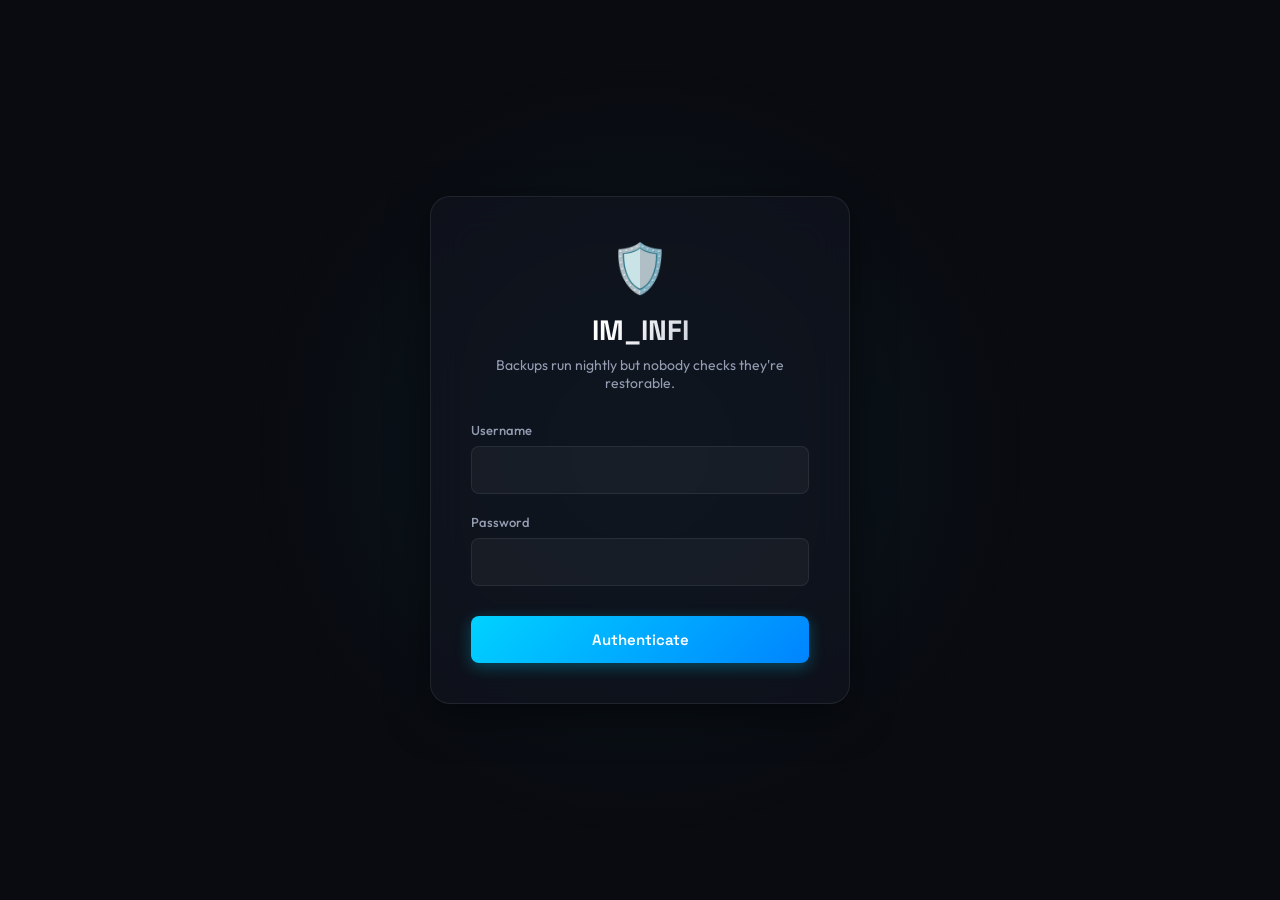
<file: index.html>
<!DOCTYPE html>
<html lang="en">
<head>
    <meta charset="UTF-8">
    <meta name="viewport" content="width=device-width, initial-scale=1.0">
    <title>IM_INFI - Verification Login</title>
    <!-- Google Fonts -->
    <link rel="preconnect" href="https://fonts.googleapis.com">
    <link rel="preconnect" href="https://fonts.gstatic.com" crossorigin>
    <link href="https://fonts.googleapis.com/css2?family=Outfit:wght@300;400;600;800&family=Space+Grotesk:wght@400;700&display=swap" rel="stylesheet">
    <style>
        :root {
            --bg-dark: #0a0b10;
            --card-bg: rgba(18, 20, 32, 0.65);
            --border-color: rgba(255, 255, 255, 0.08);
            --text-primary: #f1f3f9;
            --text-secondary: #949db2;
            --accent-blue: #00d2ff;
            --accent-blue-glow: rgba(0, 210, 255, 0.35);
            --accent-ruby: #ff3c6b;
            --font-heading: 'Space Grotesk', sans-serif;
            --font-body: 'Outfit', sans-serif;
        }
        * {
            box-sizing: border-box;
            margin: 0;
            padding: 0;
        }
        body {
            background-color: var(--bg-dark);
            color: var(--text-primary);
            font-family: var(--font-body);
            min-height: 100vh;
            display: flex;
            align-items: center;
            justify-content: center;
            overflow: hidden;
            position: relative;
        }
        .glass-bg {
            position: fixed;
            top: 0;
            left: 0;
            width: 100vw;
            height: 100vh;
            z-index: -1;
            background: radial-gradient(circle at 50% 50%, rgba(0, 210, 255, 0.08) 0%, transparent 50%);
            background-size: cover;
        }
        .login-card {
            background: var(--card-bg);
            backdrop-filter: blur(20px);
            -webkit-backdrop-filter: blur(20px);
            border: 1px solid var(--border-color);
            border-radius: 20px;
            padding: 40px;
            width: 100%;
            max-width: 420px;
            box-shadow: 0 12px 40px 0 rgba(0, 0, 0, 0.5);
            text-align: center;
            animation: slideUp 0.5s ease-out forwards;
        }
        @keyframes slideUp {
            from { opacity: 0; transform: translateY(30px); }
            to { opacity: 1; transform: translateY(0); }
        }
        .logo-icon {
            font-size: 48px;
            margin-bottom: 15px;
            display: inline-block;
        }
        h2 {
            font-family: var(--font-heading);
            font-size: 28px;
            margin-bottom: 8px;
            font-weight: 700;
            background: linear-gradient(135deg, #fff 40%, var(--text-secondary));
            -webkit-background-clip: text;
            -webkit-text-fill-color: transparent;
        }
        .subtitle {
            font-size: 14px;
            color: var(--text-secondary);
            margin-bottom: 30px;
        }
        .form-group {
            text-align: left;
            margin-bottom: 20px;
            display: flex;
            flex-direction: column;
            gap: 8px;
        }
        label {
            font-size: 13px;
            color: var(--text-secondary);
            font-weight: 500;
        }
        input {
            width: 100%;
            background: rgba(255, 255, 255, 0.04);
            border: 1px solid var(--border-color);
            border-radius: 8px;
            padding: 14px;
            color: var(--text-primary);
            font-family: var(--font-body);
            font-size: 14px;
            outline: none;
            transition: all 0.2s ease;
        }
        input:focus {
            border-color: var(--accent-blue);
            box-shadow: 0 0 10px var(--accent-blue-glow);
        }
        .btn {
            width: 100%;
            padding: 14px;
            border-radius: 8px;
            font-family: var(--font-heading);
            font-size: 15px;
            font-weight: 600;
            cursor: pointer;
            border: none;
            background: linear-gradient(135deg, var(--accent-blue), #0084ff);
            color: #fff;
            box-shadow: 0 4px 15px rgba(0, 210, 255, 0.3);
            transition: all 0.2s ease;
            margin-top: 10px;
        }
        .btn:hover {
            transform: translateY(-2px);
            box-shadow: 0 6px 20px rgba(0, 210, 255, 0.5);
        }
        .error-message {
            color: var(--accent-ruby);
            font-size: 13px;
            margin-bottom: 15px;
            display: none;
        }
    </style>
</head>
<body>
    <div class="glass-bg"></div>
    <div class="login-card">
        <span class="logo-icon">🛡️</span>
        <h2>IM_INFI</h2>
        <div class="subtitle">Backups run nightly but nobody checks they're restorable.</div>
        <div class="error-message" id="error-box">Invalid username or password.</div>
        <form id="login-form">
            <div class="form-group">
                <label for="username">Username</label>
                <input type="text" id="username" required autocomplete="username">
            </div>
            <div class="form-group">
                <label for="password">Password</label>
                <input type="password" id="password" required autocomplete="current-password">
            </div>
            <button type="submit" class="btn">Authenticate</button>
        </form>
    </div>
    <script>
        const form = document.getElementById("login-form");
        const errorBox = document.getElementById("error-box");
        form.addEventListener("submit", async (e) => {
            e.preventDefault();
            errorBox.style.display = "none";
            const user = document.getElementById("username").value;
            const pass = document.getElementById("password").value;
            try {
                const res = await fetch("/api/login", {
                    method: "POST",
                    headers: { "Content-Type": "application/json" },
                    body: JSON.stringify({ username: user, password: pass })
                });
                if (res.ok) {
                    const data = await res.json();
                    if (data.authenticated) {
                        // Redirect to main dashboard page
                        window.location.href = "/dashboard.html";
                    } else {
                        errorBox.style.display = "block";
                    }
                } else {
                    errorBox.style.display = "block";
                }
            } catch (err) {
                errorBox.style.display = "block";
            }
        });
    </script>
</body>
</html>
</file>
